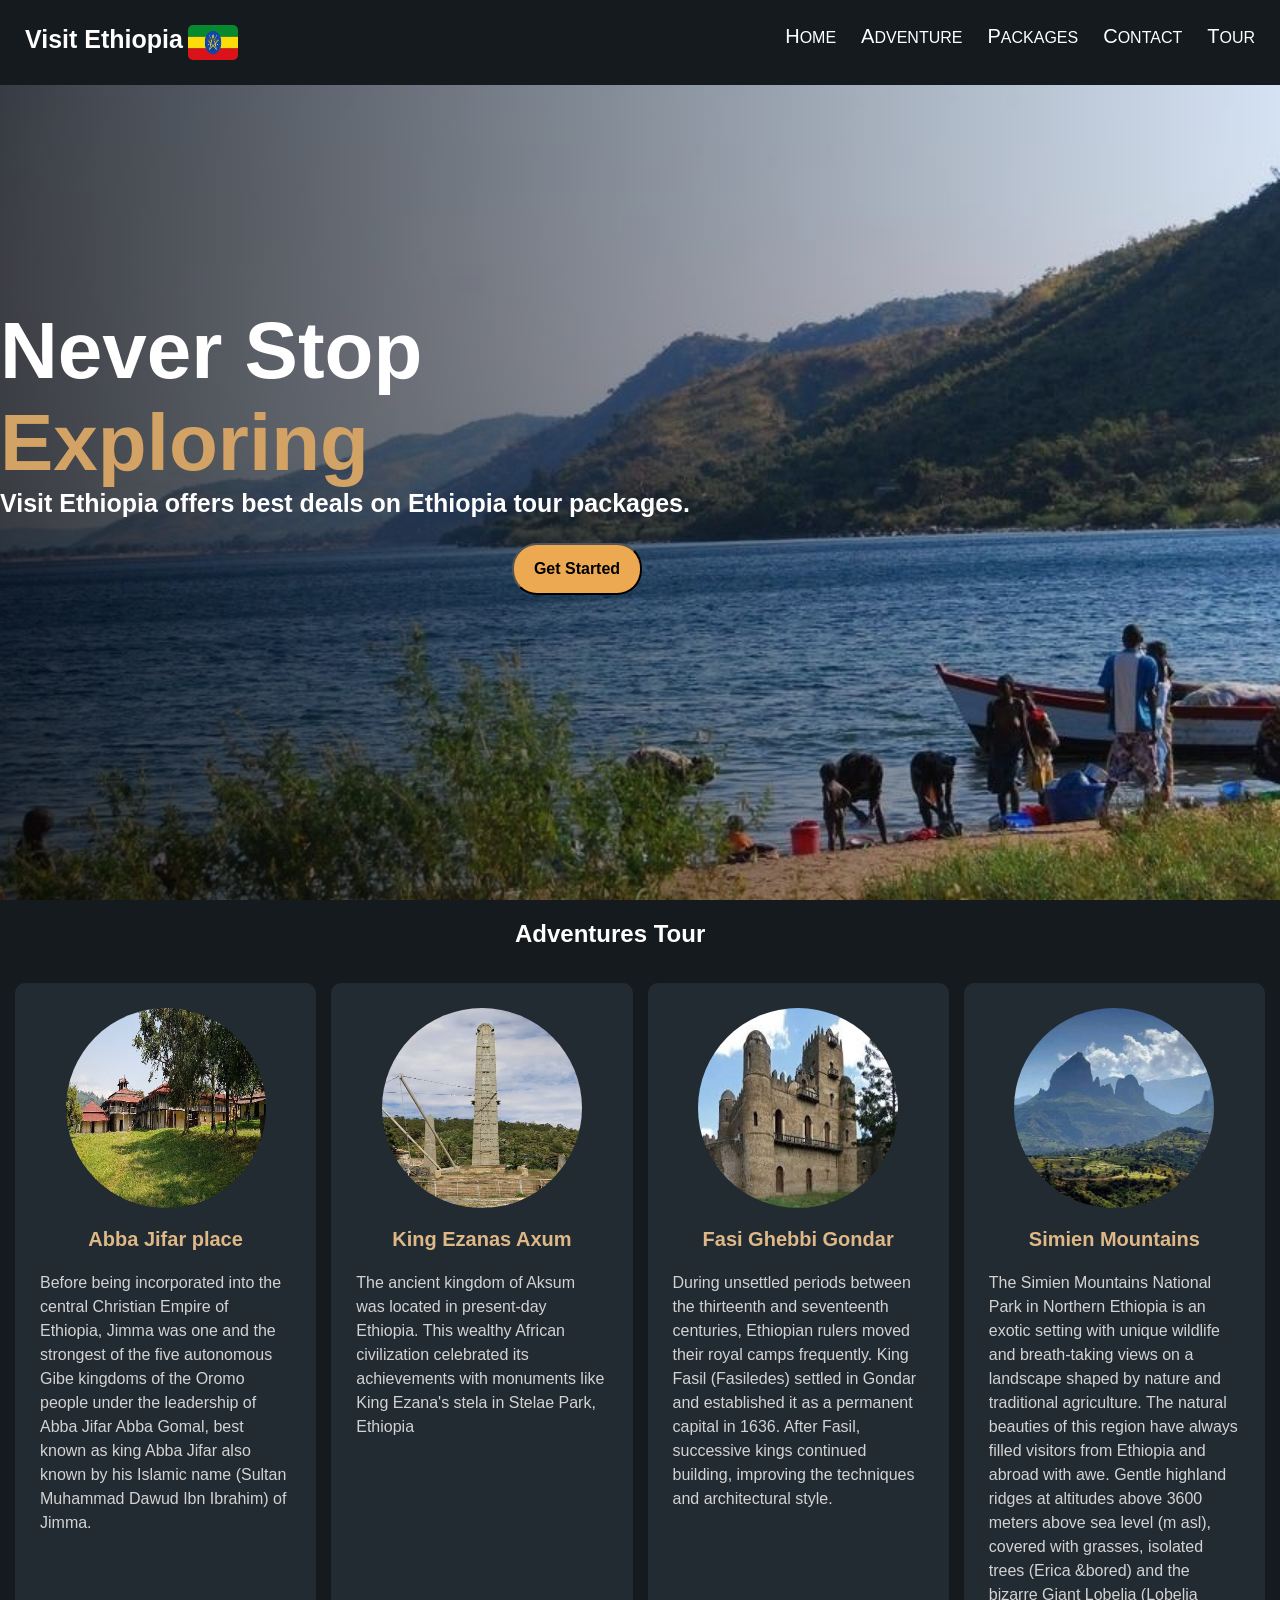
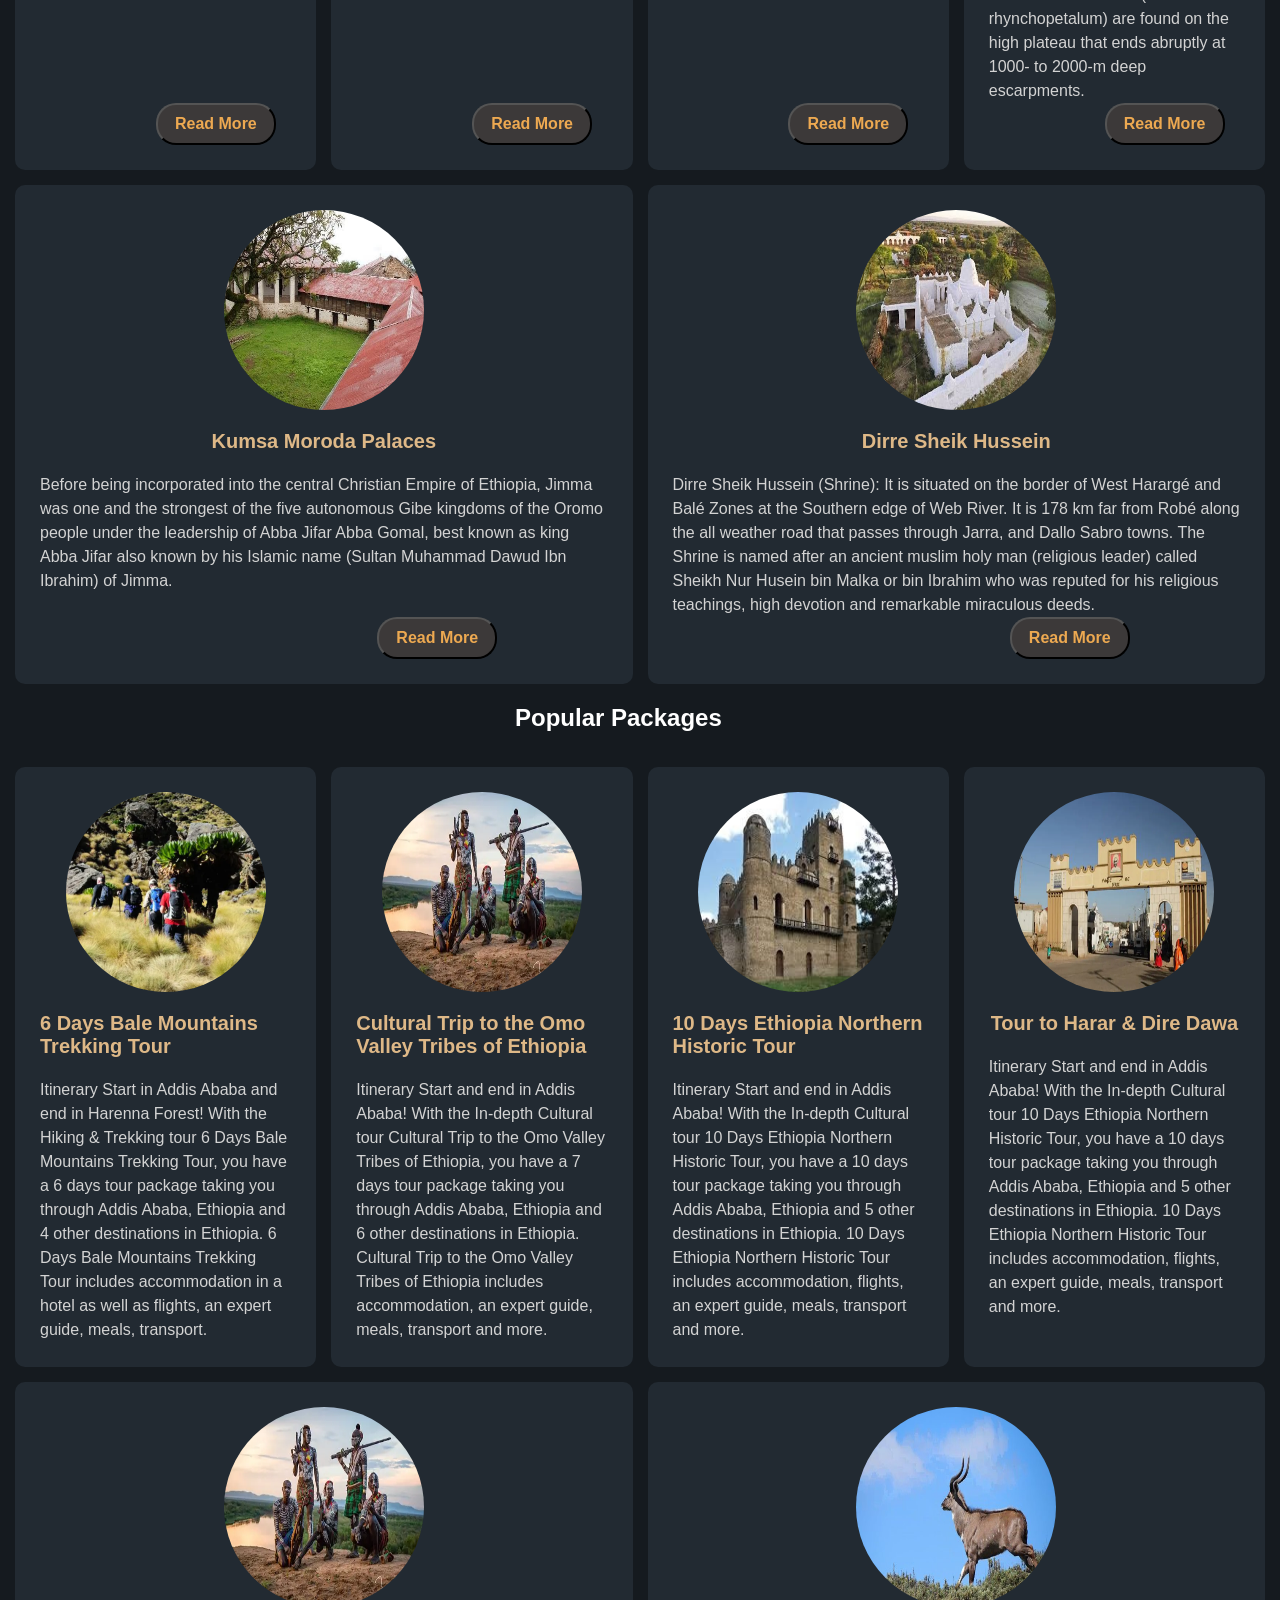
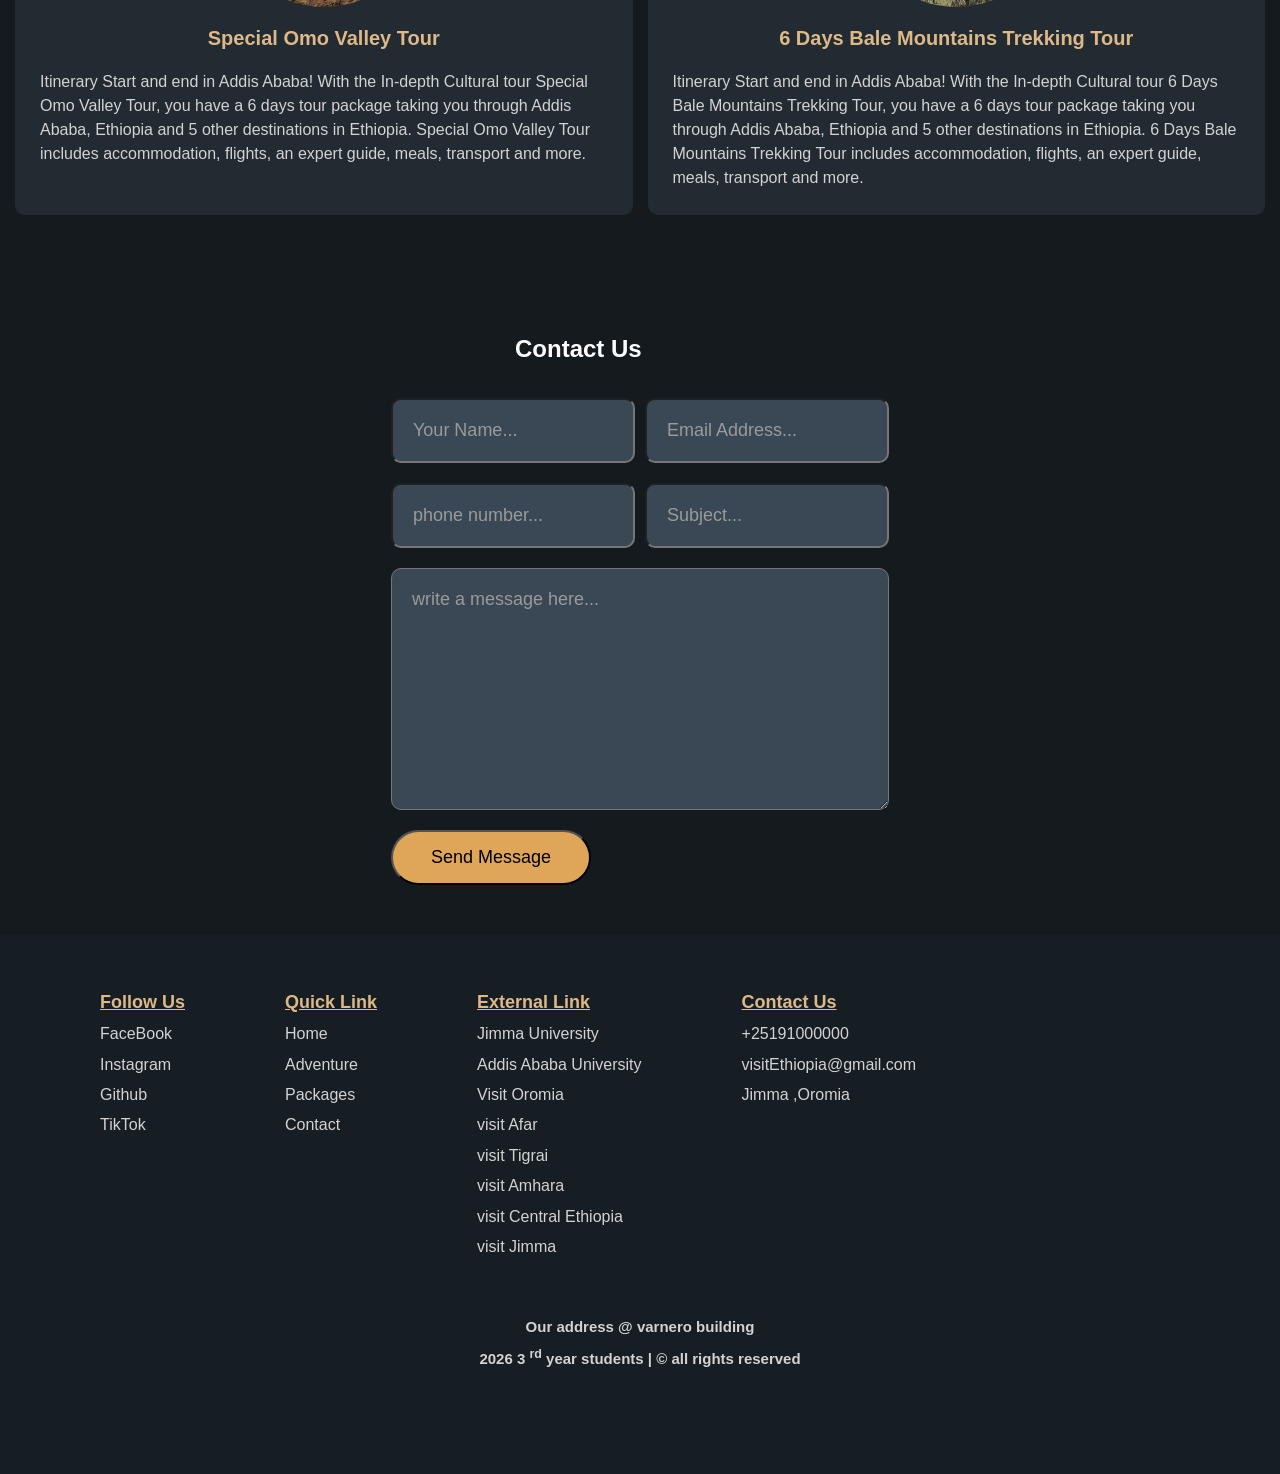
<file: index.html>
<!DOCTYPE html>
<html lang="en">
<head>
    <meta charset="UTF-8">
    <meta name="viewport" content="width=device-width, initial-scale=1.0">
    <title>welcome to visit ethiopia </title>
    <link rel="stylesheet" href="visitEthiopia.css">
</head>
<body>
    <header id="home">
        <div class="head">
          <div class="flag" >  
            <h1 >Visit Ethiopia</h1>
            <img src="/images/flag.png" alt="flag of Ethiopia"></div>
           <div class="menubarContainer">
             <div class="toggle-button">
            <span></span>
            <span></span>
            <span></span>
    
           </div>
           <div class="sub-menu">          
             <ul>
                <li><a href="#home">Home</a></li>
                <li><a href="#adventure">Adventure</a></li>
                <li><a href="#packages">Packages</a></li>
                <li><a href="#contact">Contact</a></li>
                <li><a href="#tour">Tour</a></li>
            </ul>
        </div> 
           </div>
           

        </div>
    </header>
    <main>
        <section class="main_container">
            <div class="never_stop">Never Stop</div>
            <div class="exploring">Exploring</div>
            <p>Visit Ethiopia offers best deals on Ethiopia tour packages.</p>
            <button>Get Started</button>
        </section>
        <section>
            
            <div class="sec2" id="adventure" >
                <h1 >Adventures Tour</h1>
                 <div class="adv_box">
                <img src="/images/aba-jifar-palace.jpg" alt="abba-jifar">
                <h4>Abba Jifar place</h4>
                <p>Before being incorporated into the central Christian Empire of Ethiopia, Jimma was one and the strongest of the five autonomous Gibe kingdoms of the Oromo people under the leadership of Abba Jifar Abba Gomal, best known as king Abba Jifar also known by his Islamic name (Sultan Muhammad Dawud Ibn Ibrahim) of Jimma.</p>
                <button>Read More</button>
            </div>
            <div class="adv_box">
                <img src="/images/aksum.jpg" alt="aksum">
                <h4>King Ezanas Axum</h4>
                <p>The ancient kingdom of Aksum was located in present-day Ethiopia. This wealthy African civilization celebrated its achievements with monuments like King Ezana's stela in Stelae Park, Ethiopia</p>
                <button>Read More</button>
            </div>
            <div class="adv_box">
                <img src="/images/fasil.jpg" alt="fasil">
                <h4>Fasi Ghebbi Gondar</h4>
                <p>During unsettled periods between the thirteenth and seventeenth centuries, Ethiopian rulers moved their royal camps frequently. King Fasil (Fasiledes) settled in Gondar and established it as a permanent capital in 1636. After Fasil, successive kings continued building, improving the techniques and architectural style.</p>
                <button>Read More</button>
            </div>
            <div class="adv_box">
                <img src="/images/semen mount.jpg" alt="simien mount">
                <h4>Simien Mountains</h4>
                <p>The Simien Mountains National Park in Northern Ethiopia is an exotic setting with unique wildlife and breath-taking views on a landscape shaped by nature and traditional agriculture. The natural beauties of this region have always filled visitors from Ethiopia and abroad with awe. Gentle highland ridges at altitudes above 3600 meters above sea level (m asl), covered with grasses, isolated trees (Erica &bored) and the bizarre Giant Lobelia (Lobelia rhynchopetalum) are found on the high plateau that ends abruptly at 1000- to 2000-m deep escarpments.</p>
                <button>Read More</button>
            </div>
            <div class="adv_box">
                <img src="/images/K.T.M.P.jpg" alt="Kumsa Moroda palaces">
                <h4>Kumsa Moroda Palaces</h4>
                <p>Before being incorporated into the central Christian Empire of Ethiopia, Jimma was one and the strongest of the five autonomous Gibe kingdoms of the Oromo people under the leadership of Abba Jifar Abba Gomal, best known as king Abba Jifar also known by his Islamic name (Sultan Muhammad Dawud Ibn Ibrahim) of Jimma.</p>
                <button>Read More</button>
            </div>
            <div class="adv_box">
                <img src="/images/dirre.jpg" alt="dirre sheik hussen">
                <h4>Dirre Sheik Hussein</h4>
                <p>Dirre Sheik Hussein (Shrine): It is situated on the border of West Harargé and Balé Zones at the Southern edge of Web River. It is 178 km far from Robé along the all weather road that passes through Jarra, and Dallo Sabro towns. The Shrine is named after an ancient muslim holy man (religious leader) called Sheikh Nur Husein bin Malka or bin Ibrahim who was reputed for his religious teachings, high devotion and remarkable miraculous deeds.</p>
                <button>Read More</button>
            </div>
            </div>
           
            
        </section>
        <section>  
            <div class="sec2" id="packages" >
                <h1 >Popular Packages </h1>
                 <div class="adv_box">
                <img src="/images/tour.webp" alt="abba-jifar">
                <h4>6 Days Bale Mountains Trekking Tour</h4>
                <p>Itinerary Start in Addis Ababa and end in Harenna Forest! With the Hiking & Trekking tour 6 Days Bale Mountains Trekking Tour, you have a 6 days tour package taking you through Addis Ababa, Ethiopia and 4 other destinations in Ethiopia. 6 Days Bale Mountains Trekking Tour includes accommodation in a hotel as well as flights, an expert guide, meals, transport.</p>
                
            </div>
            <div class="adv_box">
                <img src="/images/omo-valley.webp" alt="aksum">
                <h4>Cultural Trip to the Omo Valley Tribes of Ethiopia</h4>
                <p>Itinerary Start and end in Addis Ababa! With the In-depth Cultural tour Cultural Trip to the Omo Valley Tribes of Ethiopia, you have a 7 days tour package taking you through Addis Ababa, Ethiopia and 6 other destinations in Ethiopia. Cultural Trip to the Omo Valley Tribes of Ethiopia includes accommodation, an expert guide, meals, transport and more.</p>
            </div>
            <div class="adv_box">
                <img src="/images/fasil.jpg" alt="fasil">
                <h4>10 Days Ethiopia Northern Historic Tour</h4>
                <p>Itinerary Start and end in Addis Ababa! With the In-depth Cultural tour 10 Days Ethiopia Northern Historic Tour, you have a 10 days tour package taking you through Addis Ababa, Ethiopia and 5 other destinations in Ethiopia. 10 Days Ethiopia Northern Historic Tour includes accommodation, flights, an expert guide, meals, transport and more.</p>
            </div>
            <div class="adv_box">
                <img src="/images/harar.webp" alt="simien mount">
                <h4>Tour to Harar & Dire Dawa</h4>
                <p>Itinerary Start and end in Addis Ababa! With the In-depth Cultural tour 10 Days Ethiopia Northern Historic Tour, you have a 10 days tour package taking you through Addis Ababa, Ethiopia and 5 other destinations in Ethiopia. 10 Days Ethiopia Northern Historic Tour includes accommodation, flights, an expert guide, meals, transport and more.</p>
            </div>
            <div class="adv_box">
                <img src="/images/omo-valley.webp" alt="Kumsa Moroda palaces">
                <h4>Special Omo Valley Tour</h4>
                <p>Itinerary Start and end in Addis Ababa! With the In-depth Cultural tour Special Omo Valley Tour, you have a 6 days tour package taking you through Addis Ababa, Ethiopia and 5 other destinations in Ethiopia. Special Omo Valley Tour includes accommodation, flights, an expert guide, meals, transport and more.</p>
            </div>
            <div class="adv_box">
                <img src="/images/bale.jpg" alt="dirre sheik hussen">
                <h4>6 Days Bale Mountains Trekking Tour</h4>
                <p>Itinerary Start and end in Addis Ababa! With the In-depth Cultural tour 6 Days Bale Mountains Trekking Tour, you have a 6 days tour package taking you through Addis Ababa, Ethiopia and 5 other destinations in Ethiopia. 6 Days Bale Mountains Trekking Tour includes accommodation, flights, an expert guide, meals, transport and more.</p>
            </div>
            </div>
        </section>
        <section>
            <div class="sec2" id="contact">
                <h1>Contact Us</h1>  
                <form action=""> 
                    <div class="input-row">
                         <input type="text" name="name" id="name" placeholder="Your Name...">
                         <input type="email" name="email" id="email" placeholder="Email Address...">
                    </div>
                    <div class="input-row">
                         <input type="tel" name="phoneNo" id="phoneNo" placeholder="phone number...">
                         <input type="text" name="subject" id="subject" placeholder="Subject...">
                    </div>
                    <div class="input-row">
                        <textarea name="message" id="message" placeholder="write a message here..."></textarea>
                    </div>
                
                <button>Send Message</button></form>
            </div>
        </section>
    </main>
    <footer>
        <section>
            <div class="footer-box">
                <div class="box">
                    <h1>Follow Us</h1>
                    <a href="">FaceBook</a>
                    <a href="">Instagram</a>
                    <a href="">Github</a>
                    <a href="">TikTok</a>
                </div>
                <div class="box">
                    <h1>Quick Link</h1>
                    <a href="#home">Home</a>
                    <a href="#adventure">Adventure</a>
                    <a href="#packages">Packages</a>
                    <a href="#contact">Contact</a>
                </div>
                <div class="box">
                    <h1>External Link</h1>
                    <a href="">Jimma University</a>
                    <a href="">Addis Ababa University</a>
                    <a href="">Visit Oromia</a>
                    <a href="">visit Afar</a>
                    <a href="">visit Tigrai</a>
                    <a href="">visit Amhara</a>
                    <a href="">visit Central Ethiopia</a>
                    <a href="">visit Jimma</a>
                </div>
                <div class="box">
                    <h1>Contact Us</h1>
                    <a href="">+25191000000</a>
                    <a href="">visitEthiopia@gmail.com</a>
                    <a href="">Jimma ,Oromia</a>
                </div>
            </div>
            <div class="copyright">
                <h1>Our address @ varnero building</h1>
                <h1>2026 3 <sup>rd</sup> year students | © all rights reserved</h1>
            </div>
        </section>
    </footer>
</body>
</html>
</file>
<file: visitEthiopia.css>
*{
    margin: 0;
    padding: 0;
    font-family: 'Segoe UI', Tahoma, Geneva, Verdana, sans-serif;
}
body{
    background-color:rgb(21, 26, 31);
}
.head h1{
    color: white;
    font-size: 25px;
}
.head img{
    height: 35px;
    width: 50px;
    border-radius: 5px;
}
.flag {
    display: flex;
    gap: 5px;
}
.head{
    display: flex;
    gap: 10px;
    justify-content: space-between;
    position: fixed;
    top: 0;
    left: 0;
    width: 100%;
    z-index: 1000;
    box-sizing: border-box;
    padding: 25px;
    background-color:rgb(21, 26, 31);
}
.head ul{
    display: flex;
    list-style-type: none;
    gap: 25px;
}
.head li::first-letter{
    font-size:20px;
}
.head a{
    color: white;
    transition:  0.8s ease;
    text-decoration: none;
    text-transform: uppercase;
}
.head a:hover{
    color: darkgoldenrod;
    background-color: rgb(71, 60, 46);
    padding: 3px;
    border-radius: 8px;
}

.main_container{
    background-image:linear-gradient(to right, rgba(0, 0, 0, 0.7), transparent),
 url(/images/backG.jpg);
    background-repeat: no-repeat;
    background-size: cover;
    height: 100vh;
    display: flex;
    flex-direction: column;
    justify-content: center;
}
.never_stop{
   color: white;
   font-size: 80px; 
   font-weight: bold;
}
.exploring{
    color: rgb(211, 163, 101);
    font-size: 80px; 
   font-weight: bold;
}
.main_container p{
    color: white;
    font-weight: bold;
    font-size: 25px;
}
.main_container button{
    width: 130px;
    border-radius: 25px;
    background-color: rgb(237, 169, 81);
    padding: 15px;
    margin-left: 40%;
    margin-top: 25px;
    font-weight: bold;
    font-size: 16px;
    transition:transform 0.2s ease
}
.main_container button:hover{
    transform: translateY(-5px);
}
.adv_box {
    flex: 1 1 250px;
    background-color:rgb(34, 42, 50); 
    border-radius: 10px;
    display: flex;
    flex-direction: column;
    align-items: center;
    padding: 25px;
    transition: transform 0.2s ease;
}
.adv_box:hover{
    transform: translateY(-7px);
    background-color:rgb(49, 58, 68); 
    border:  1px solid burlywood;
    
}
.adv_box img{
    display: flex;
    width: 200px;
    height: 200px;
    border-radius: 50%;
    justify-self: center;
    align-self: center;
    margin-bottom: 20px;
}
.adv_box h4{
    color: burlywood;
    display: flex;
    justify-self: center;
    align-self: center;
    font-size: 20px;
    margin-bottom: 20px;
}
.adv_box p{
    color: lightgray;
    line-height: 1.5;
}
.adv_box button{
     width: 120px;
    border-radius: 20px;
    background-color: rgb(60, 57, 57);
    color: rgb(237, 169, 81);
    padding: 10px;
    margin-left: 40%;
    margin-top: 25px;
    font-weight: bold;
    font-size: 16px;
    margin-top: auto;
    align-self: center;
    
}
.adv_box button:hover{
    background-color: rgb(236, 174, 94);
    color: black;

}
.sec2 {
    display: flex;
    flex-wrap: wrap;
    gap: 15px;
    margin-left: 15px;
    margin-right: 15px; 
}
.sec2 h1{
    width: 100%;
    color: white;
    padding-left: 40%;
    padding-top: 20px;
    padding-bottom: 20px;
}
#contact{
    margin-top: 100px;
    display: flex;
    justify-content: center;
    align-items: center;
}
 input ,textarea{
    background-color:rgb(58, 72, 86);
    width: 200px;
    padding: 20px;
    border-radius: 10px;
    font-size: 18px;
    
    
}
input::placeholder ,textarea::placeholder{
    color: rgb(154, 154, 154)
    
}
input:focus ,textarea:focus{
    border-color: rgb(184, 115, 25);
    outline: none;
}
form{
    display: flex;
    flex-direction: column;
    gap: 20px;
    justify-content: center;
    
}
textarea{
    width: 100%;
    height: 200px;
  
}
form button{
    width: 200px;
    padding: 15px;
    border-radius: 35px;
    background-color:rgb(223, 165, 89);
    font-size: 18px;
}
form button:hover{
    background-color:rgb(239, 181, 104);
}
.input-row{
   display: flex;
   gap: 10px;
}
main{
    padding-bottom: 50px;
}
footer{
    padding-top: 50px;
    background-color:rgb(22, 29, 35);
    padding-bottom: 100px;
}
.box{
    color: burlywood;
    display: flex;
    flex-direction: column;
}
.box a{
    color: lightgrey;
    text-decoration: none;
    line-height: 1.9;
}
.box a:hover{
    color: white;
}
.box h1{
      text-decoration: underline;
    font-size: 18px;
    line-height: 1.9;
}
.footer-box{
    display: flex;
    gap: 100px;
    padding-left: 100px;
    
}
.copyright{
    margin-top: 50px;
    color: lightgrey;
    font-size: 10px;
    text-align: center;
    font-weight: lighter;
}
.copyright h1{
    line-height: 2;

}
.toggle-button span{
    display: block;
    background-color: white;
    margin: 0.2rem;
    border: 1px solid rgb(245, 243, 243);
    width: 2rem;
}
@media(max-width:750px){

    .toggle-button{
        display: block;
        position: absolute;
        top: 1.5rem;
        right: 0rem;
    }

.sub-menu{
    display: none;
    position: absolute;
    top: 2rem;
    right: 1rem;
}
.menubarContainer:hover .sub-menu{
    display: block;
}
.menubarContainer:hover ul{
    display: flex;
    flex-direction: column;
}
.sec2{
    display: flex;
    flex-direction: column;
    
}

}
@media(min-width:750px){
    .toggle-button{
        display: none;
    }}
</file>
